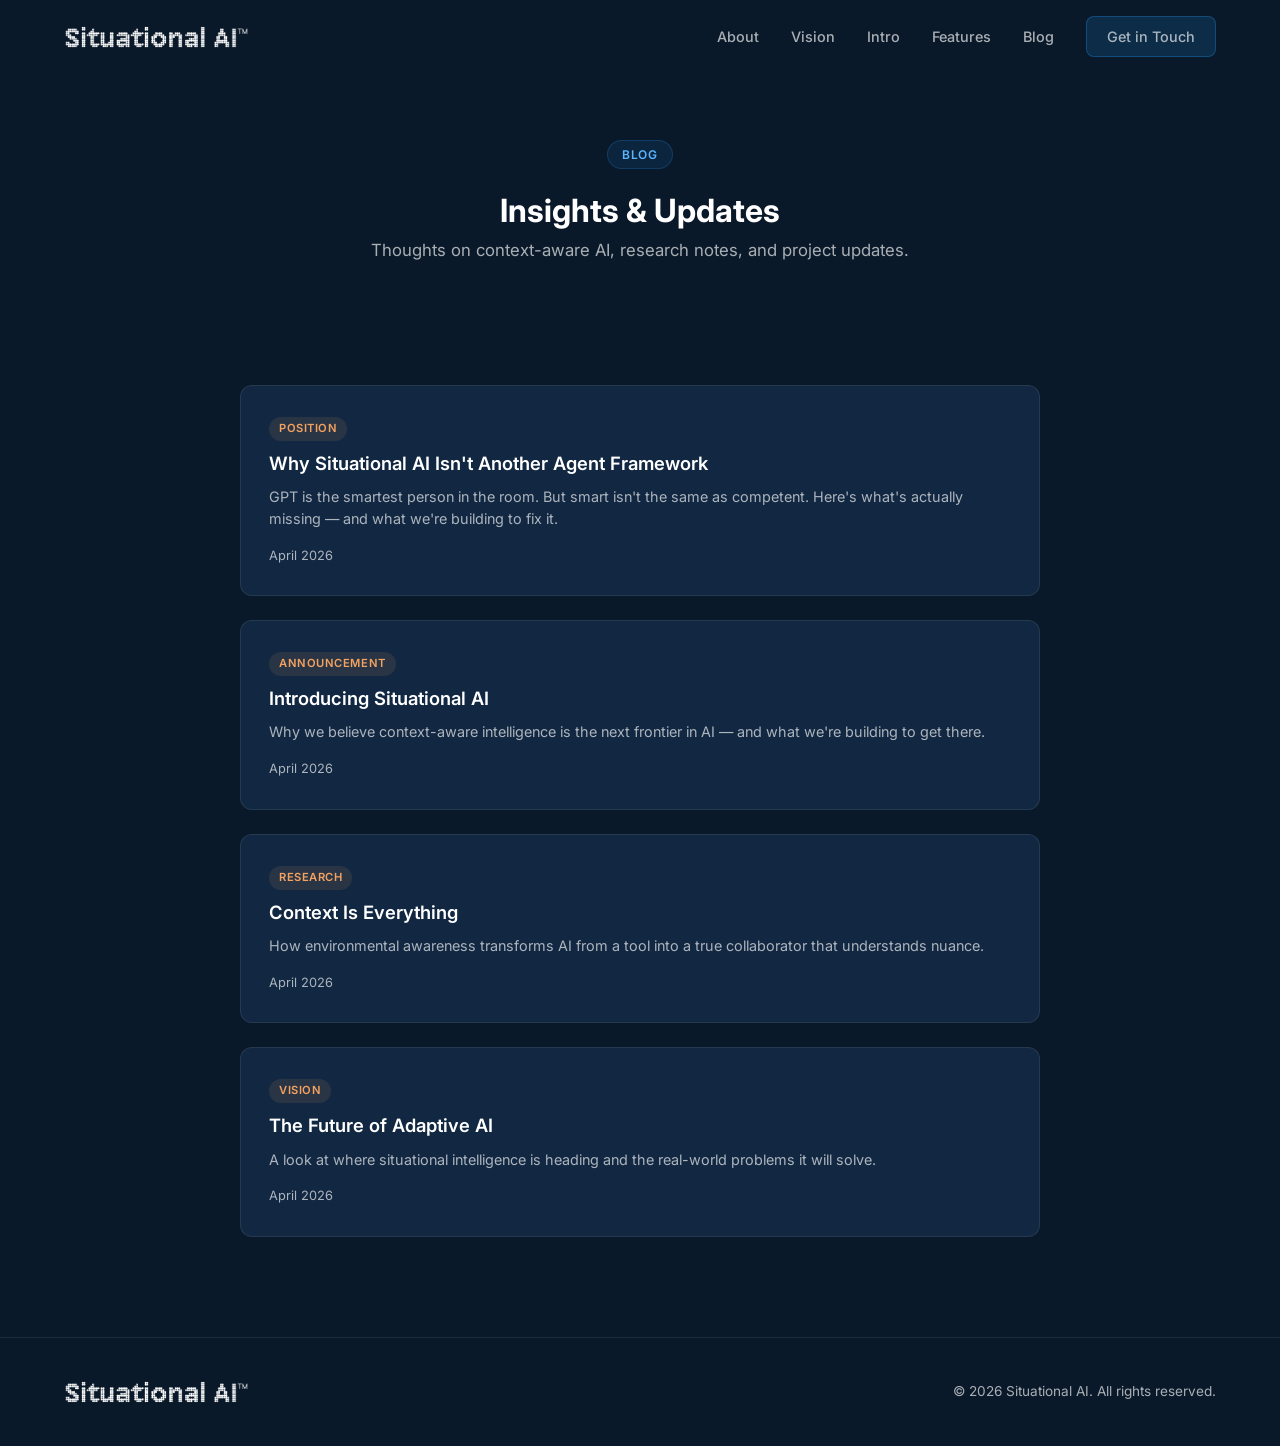
<file: blog/index.html>
<!DOCTYPE html>
<html lang="en">
<head>
  <meta charset="UTF-8">
  <meta name="viewport" content="width=device-width, initial-scale=1.0">
  <title>Blog — Situational AI</title>
  <meta name="description" content="Insights, research, and updates from the Situational AI team.">
  <meta name="robots" content="index, follow">
  <link rel="canonical" href="https://situational-ai.github.io/blog/">
  <link rel="icon" type="image/png" href="../assets/images/situational-ai-logo.png">

  <!-- Open Graph -->
  <meta property="og:type" content="website">
  <meta property="og:url" content="https://situational-ai.github.io/blog/">
  <meta property="og:title" content="Blog — Situational AI">
  <meta property="og:description" content="Insights, research, and updates from the Situational AI team.">
  <meta property="og:image" content="https://situational-ai.github.io/assets/images/og-preview.png">
  <meta property="og:image:width" content="1200">
  <meta property="og:image:height" content="630">
  <meta property="og:site_name" content="Situational AI">

  <!-- Twitter Card -->
  <meta name="twitter:card" content="summary_large_image">
  <meta name="twitter:title" content="Blog — Situational AI">
  <meta name="twitter:description" content="Insights, research, and updates from the Situational AI team.">
  <meta name="twitter:image" content="https://situational-ai.github.io/assets/images/og-preview.png">
  <meta name="twitter:site" content="@prasadpillai">

  <link rel="stylesheet" href="../assets/css/style.css">
  <link rel="preconnect" href="https://fonts.googleapis.com">
  <link rel="preconnect" href="https://fonts.gstatic.com" crossorigin>
  <link href="https://fonts.googleapis.com/css2?family=Inter:wght@300;400;500;600;700;800&display=swap" rel="stylesheet">
</head>
<body>

  <!-- Navigation -->
  <nav class="navbar scrolled" id="navbar">
    <div class="container nav-container">
      <a href="../index.html" class="nav-logo">
        <img src="../assets/images/situational-ai-logo.png" alt="Situational AI" style="height: 28px; border-radius: 4px; "> 
      </a>
      <button class="nav-toggle" id="navToggle" aria-label="Toggle navigation">
        <span></span><span></span><span></span>
      </button>
      <ul class="nav-links" id="navLinks">
        <li><a href="../index.html#about">About</a></li>
        <li><a href="../vision.html">Vision</a></li>
        <li><a href="../index.html#video">Intro</a></li>
        <li><a href="../index.html#features">Features</a></li>
        <li><a href="./" class="active">Blog</a></li>
        <li><a href="../index.html#contact" class="btn btn-nav">Get in Touch</a></li>
      </ul>
    </div>
  </nav>

  <!-- Blog Hero -->
  <header class="blog-hero">
    <div class="container">
      <div class="section-header">
        <span class="section-tag">Blog</span>
        <h1>Insights & Updates</h1>
        <p class="section-subtitle">Thoughts on context-aware AI, research notes, and project updates.</p>
      </div>
    </div>
  </header>

  <!-- Blog List -->
  <section class="section" style="padding-top: 0;">
    <div class="container">
      <div class="blog-list">

        <a href="why-not-another-agent-framework.html" class="blog-list-card">
          <div>
            <div class="blog-card-tag">Position</div>
            <h3>Why Situational AI Isn't Another Agent Framework</h3>
            <p>GPT is the smartest person in the room. But smart isn't the same as competent. Here's what's actually missing — and what we're building to fix it.</p>
            <span class="blog-list-date">April 2026</span>
          </div>
        </a>

        <a href="introducing-situational-ai.html" class="blog-list-card">
          <div>
            <div class="blog-card-tag">Announcement</div>
            <h3>Introducing Situational AI</h3>
            <p>Why we believe context-aware intelligence is the next frontier in AI — and what we're building to get there.</p>
            <span class="blog-list-date">April 2026</span>
          </div>
        </a>

        <a href="context-is-everything.html" class="blog-list-card">
          <div>
            <div class="blog-card-tag">Research</div>
            <h3>Context Is Everything</h3>
            <p>How environmental awareness transforms AI from a tool into a true collaborator that understands nuance.</p>
            <span class="blog-list-date">April 2026</span>
          </div>
        </a>

        <a href="future-of-adaptive-ai.html" class="blog-list-card">
          <div>
            <div class="blog-card-tag">Vision</div>
            <h3>The Future of Adaptive AI</h3>
            <p>A look at where situational intelligence is heading and the real-world problems it will solve.</p>
            <span class="blog-list-date">April 2026</span>
          </div>
        </a>

      </div>
    </div>
  </section>

  <!-- Footer -->
  <footer class="footer">
    <div class="container">
      <div class="footer-content">
        <div class="footer-logo">
          <img src="../assets/images/situational-ai-logo.png" alt="Situational AI" style="height: 28px; border-radius: 4px; "> 
        </div>
        <p class="footer-text">&copy; 2026 Situational AI. All rights reserved.</p>
      </div>
    </div>
  </footer>

  <script src="../assets/js/main.js"></script>
</body>
</html>
</file>
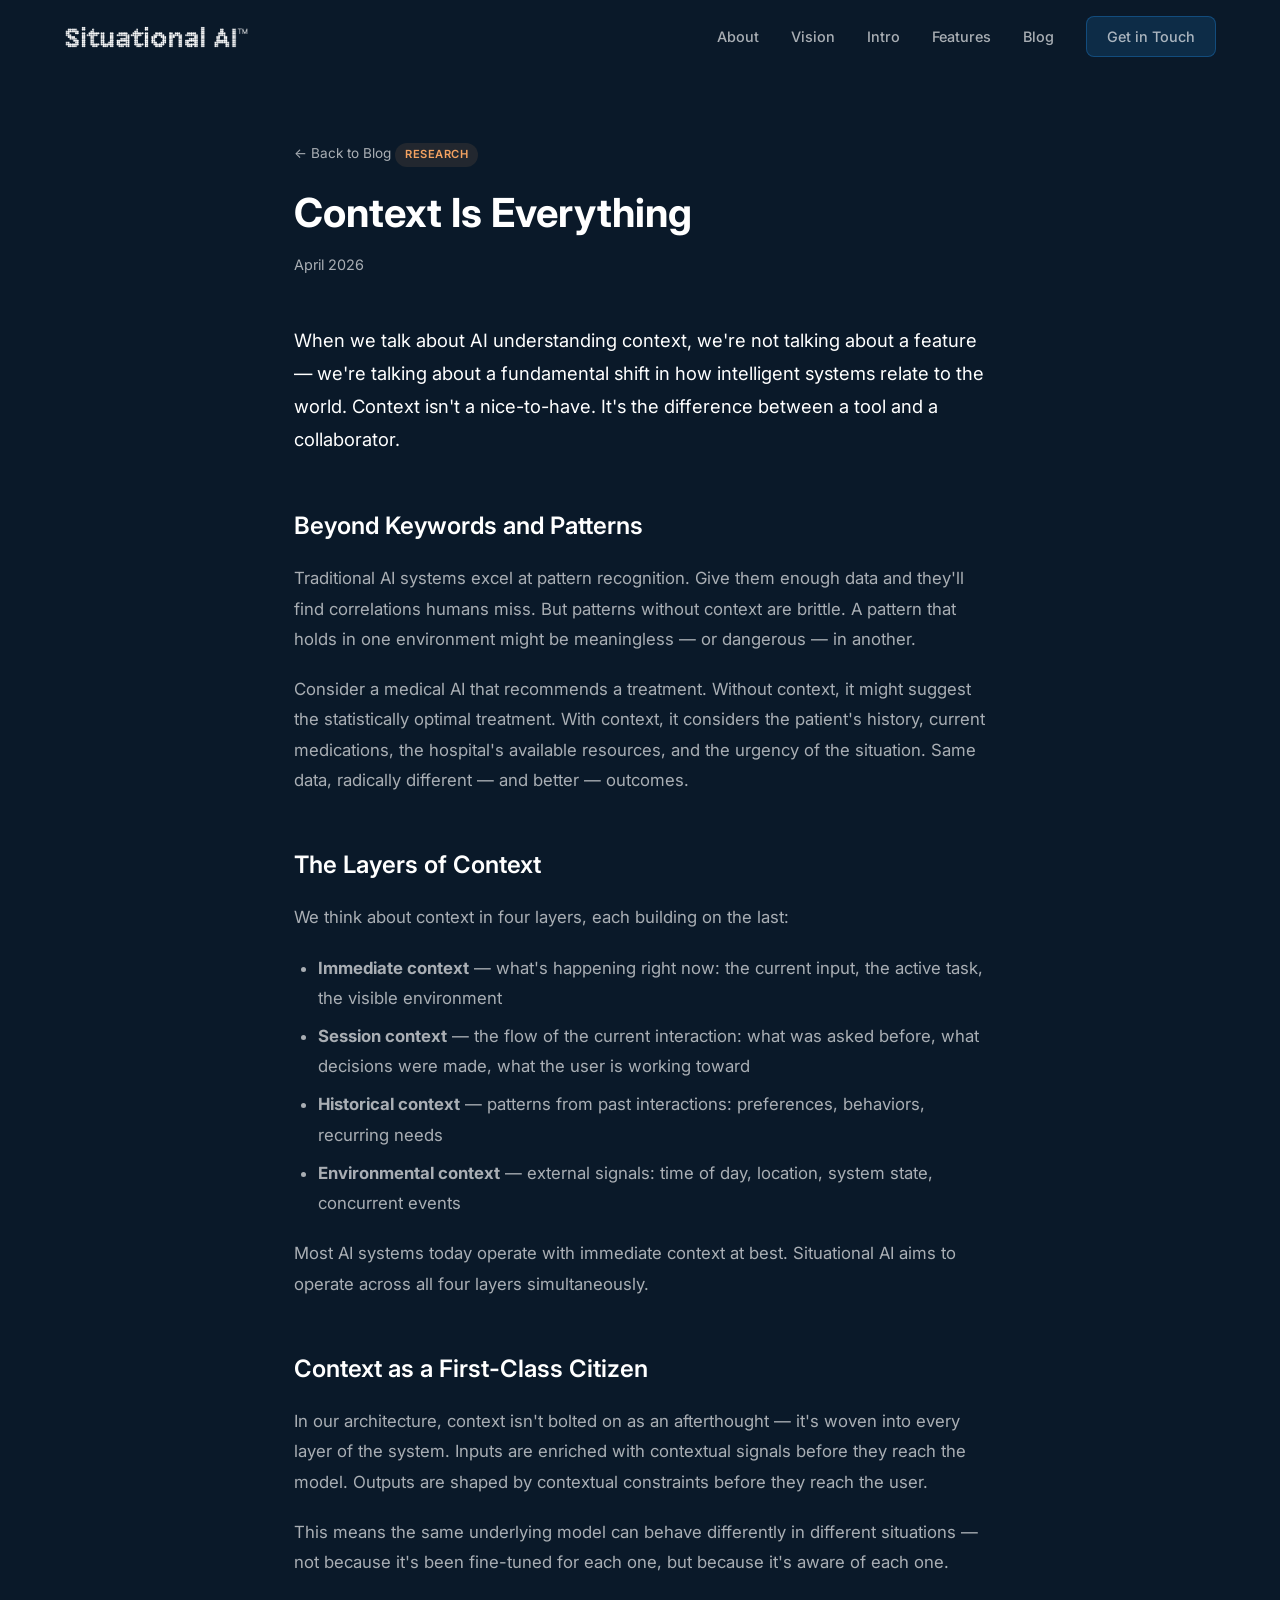
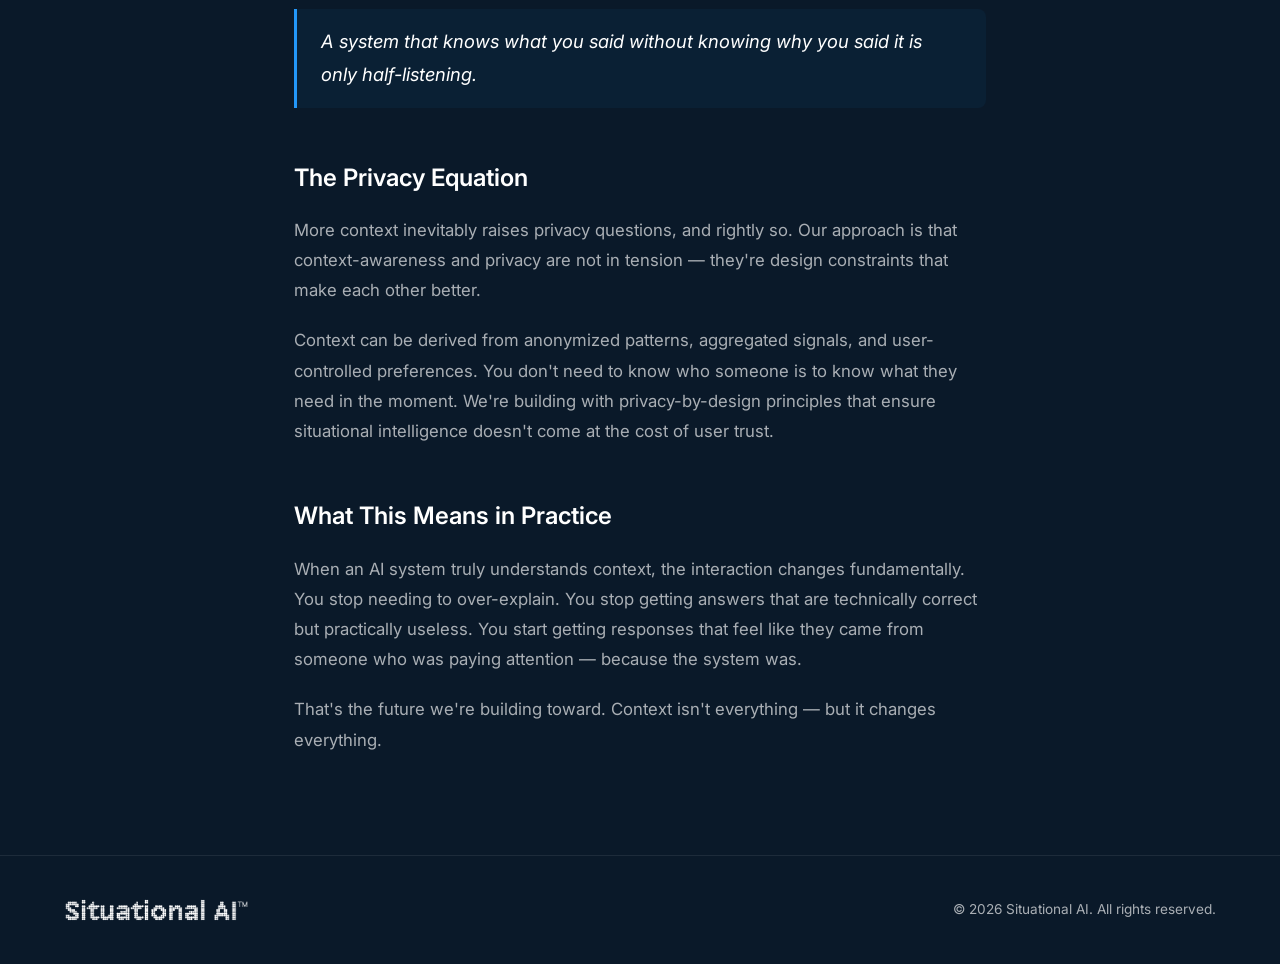
<file: blog/context-is-everything.html>
<!DOCTYPE html>
<html lang="en">
<head>
  <meta charset="UTF-8">
  <meta name="viewport" content="width=device-width, initial-scale=1.0">
  <title>Context Is Everything — Situational AI Blog</title>
  <meta name="description" content="How environmental awareness transforms AI from a tool into a true collaborator.">
  <meta name="robots" content="index, follow">
  <link rel="canonical" href="https://situational-ai.github.io/blog/context-is-everything.html">
  <link rel="icon" type="image/png" href="../assets/images/situational-ai-logo.png">

  <!-- Open Graph -->
  <meta property="og:type" content="article">
  <meta property="og:url" content="https://situational-ai.github.io/blog/context-is-everything.html">
  <meta property="og:title" content="Context Is Everything">
  <meta property="og:description" content="How environmental awareness transforms AI from a tool into a true collaborator.">
  <meta property="og:image" content="https://situational-ai.github.io/assets/images/og-preview.png">
  <meta property="og:image:width" content="1200">
  <meta property="og:image:height" content="630">
  <meta property="og:site_name" content="Situational AI">

  <!-- Twitter Card -->
  <meta name="twitter:card" content="summary_large_image">
  <meta name="twitter:title" content="Context Is Everything">
  <meta name="twitter:description" content="How environmental awareness transforms AI from a tool into a true collaborator.">
  <meta name="twitter:image" content="https://situational-ai.github.io/assets/images/og-preview.png">
  <meta name="twitter:site" content="@prasadpillai">

  <link rel="stylesheet" href="../assets/css/style.css">
  <link rel="preconnect" href="https://fonts.googleapis.com">
  <link rel="preconnect" href="https://fonts.gstatic.com" crossorigin>
  <link href="https://fonts.googleapis.com/css2?family=Inter:wght@300;400;500;600;700;800&display=swap" rel="stylesheet">
</head>
<body>

  <!-- Navigation -->
  <nav class="navbar scrolled" id="navbar">
    <div class="container nav-container">
      <a href="../index.html" class="nav-logo">
        <img src="../assets/images/situational-ai-logo.png" alt="Situational AI" style="height: 28px; border-radius: 4px; "> 
      </a>
      <button class="nav-toggle" id="navToggle" aria-label="Toggle navigation">
        <span></span><span></span><span></span>
      </button>
      <ul class="nav-links" id="navLinks">
        <li><a href="../index.html#about">About</a></li>
        <li><a href="../vision.html">Vision</a></li>
        <li><a href="../index.html#video">Intro</a></li>
        <li><a href="../index.html#features">Features</a></li>
        <li><a href="./">Blog</a></li>
        <li><a href="../index.html#contact" class="btn btn-nav">Get in Touch</a></li>
      </ul>
    </div>
  </nav>

  <!-- Blog Post -->
  <article class="blog-post">
    <div class="blog-post-header">
      <a href="./" class="blog-post-back">&larr; Back to Blog</a>
      <div class="blog-card-tag">Research</div>
      <h1>Context Is Everything</h1>
      <p class="blog-post-meta">April 2026</p>
    </div>

    <div class="blog-post-content">
      <p>
        When we talk about AI understanding context, we're not talking about a feature — we're talking about a fundamental shift in how intelligent systems relate to the world. Context isn't a nice-to-have. It's the difference between a tool and a collaborator.
      </p>

      <h2>Beyond Keywords and Patterns</h2>
      <p>
        Traditional AI systems excel at pattern recognition. Give them enough data and they'll find correlations humans miss. But patterns without context are brittle. A pattern that holds in one environment might be meaningless — or dangerous — in another.
      </p>
      <p>
        Consider a medical AI that recommends a treatment. Without context, it might suggest the statistically optimal treatment. With context, it considers the patient's history, current medications, the hospital's available resources, and the urgency of the situation. Same data, radically different — and better — outcomes.
      </p>

      <h2>The Layers of Context</h2>
      <p>
        We think about context in four layers, each building on the last:
      </p>
      <ul>
        <li><strong>Immediate context</strong> — what's happening right now: the current input, the active task, the visible environment</li>
        <li><strong>Session context</strong> — the flow of the current interaction: what was asked before, what decisions were made, what the user is working toward</li>
        <li><strong>Historical context</strong> — patterns from past interactions: preferences, behaviors, recurring needs</li>
        <li><strong>Environmental context</strong> — external signals: time of day, location, system state, concurrent events</li>
      </ul>
      <p>
        Most AI systems today operate with immediate context at best. Situational AI aims to operate across all four layers simultaneously.
      </p>

      <h2>Context as a First-Class Citizen</h2>
      <p>
        In our architecture, context isn't bolted on as an afterthought — it's woven into every layer of the system. Inputs are enriched with contextual signals before they reach the model. Outputs are shaped by contextual constraints before they reach the user.
      </p>
      <p>
        This means the same underlying model can behave differently in different situations — not because it's been fine-tuned for each one, but because it's aware of each one.
      </p>

      <blockquote>
        <p>A system that knows what you said without knowing why you said it is only half-listening.</p>
      </blockquote>

      <h2>The Privacy Equation</h2>
      <p>
        More context inevitably raises privacy questions, and rightly so. Our approach is that context-awareness and privacy are not in tension — they're design constraints that make each other better.
      </p>
      <p>
        Context can be derived from anonymized patterns, aggregated signals, and user-controlled preferences. You don't need to know who someone is to know what they need in the moment. We're building with privacy-by-design principles that ensure situational intelligence doesn't come at the cost of user trust.
      </p>

      <h2>What This Means in Practice</h2>
      <p>
        When an AI system truly understands context, the interaction changes fundamentally. You stop needing to over-explain. You stop getting answers that are technically correct but practically useless. You start getting responses that feel like they came from someone who was paying attention — because the system was.
      </p>
      <p>
        That's the future we're building toward. Context isn't everything — but it changes everything.
      </p>
    </div>
  </article>

  <!-- Footer -->
  <footer class="footer">
    <div class="container">
      <div class="footer-content">
        <div class="footer-logo">
          <img src="../assets/images/situational-ai-logo.png" alt="Situational AI" style="height: 28px; border-radius: 4px; "> 
        </div>
        <p class="footer-text">&copy; 2026 Situational AI. All rights reserved.</p>
      </div>
    </div>
  </footer>

  <script src="../assets/js/main.js"></script>
</body>
</html>
</file>
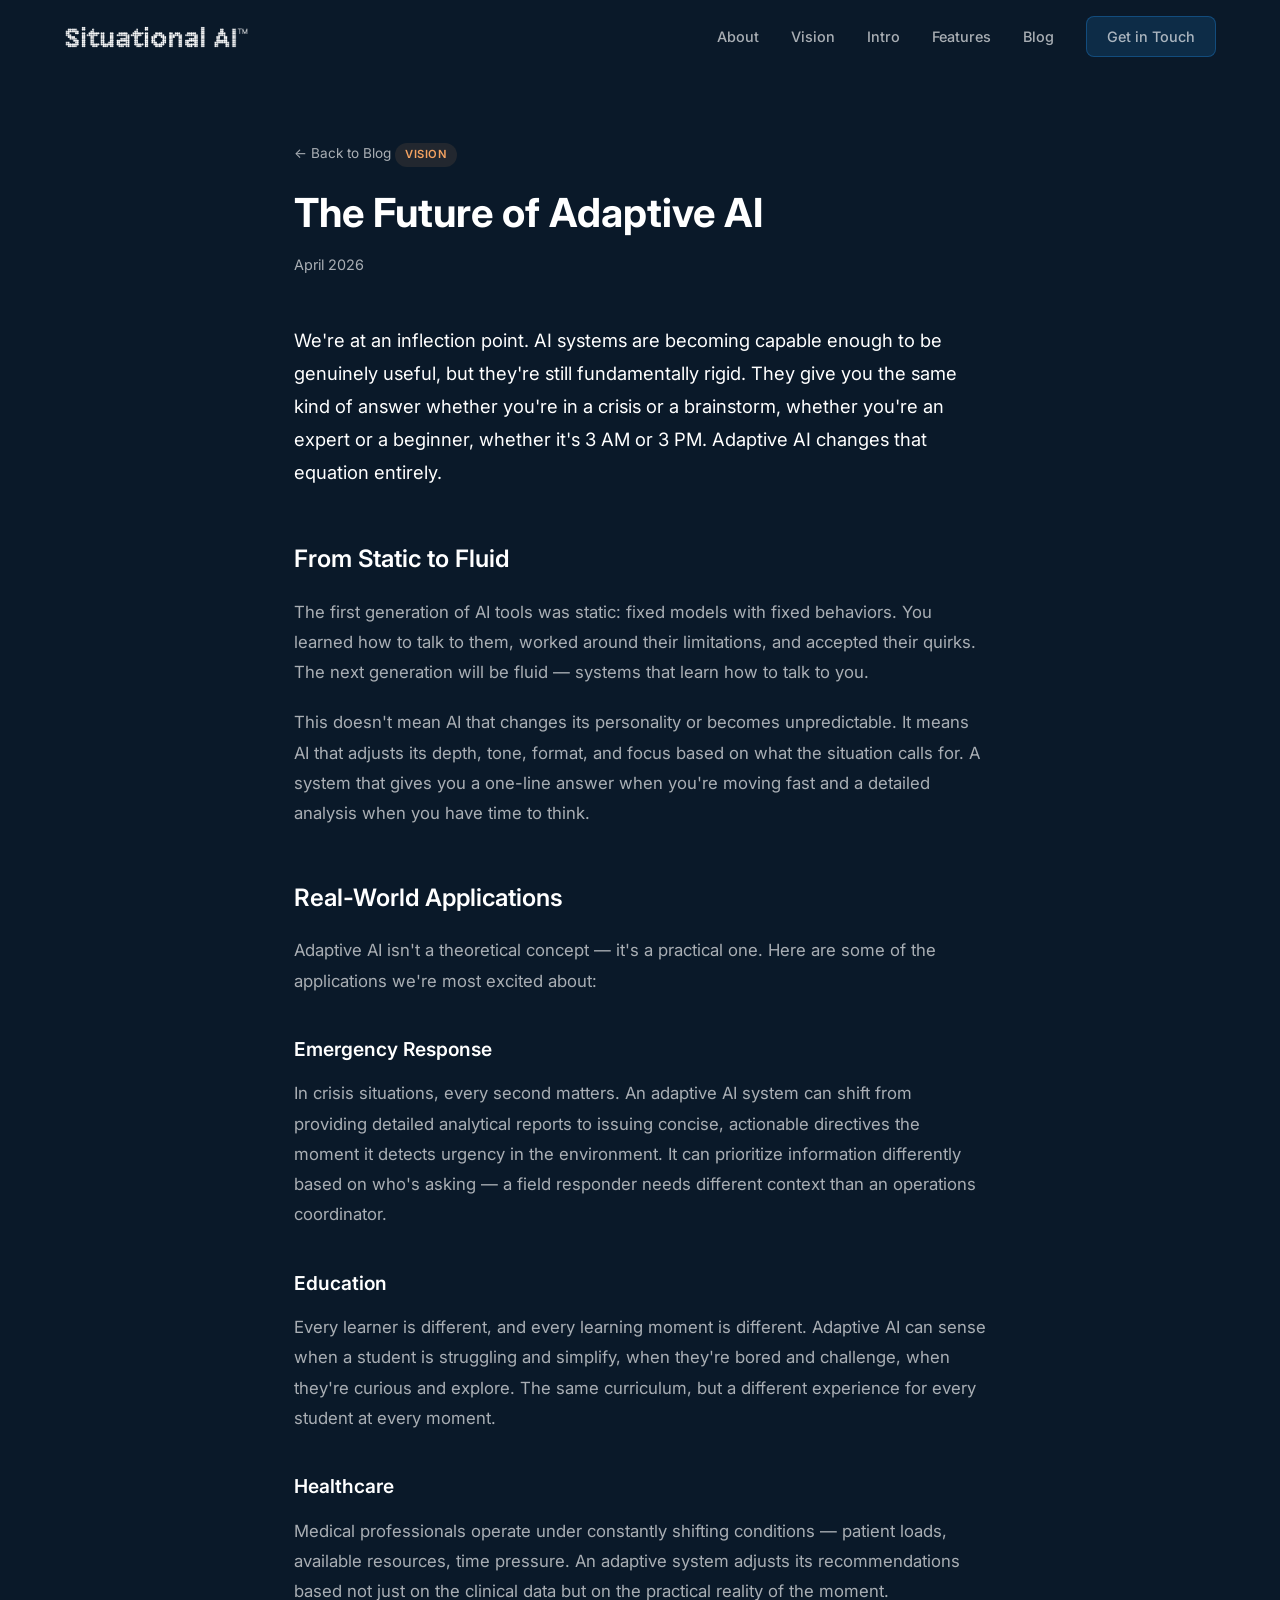
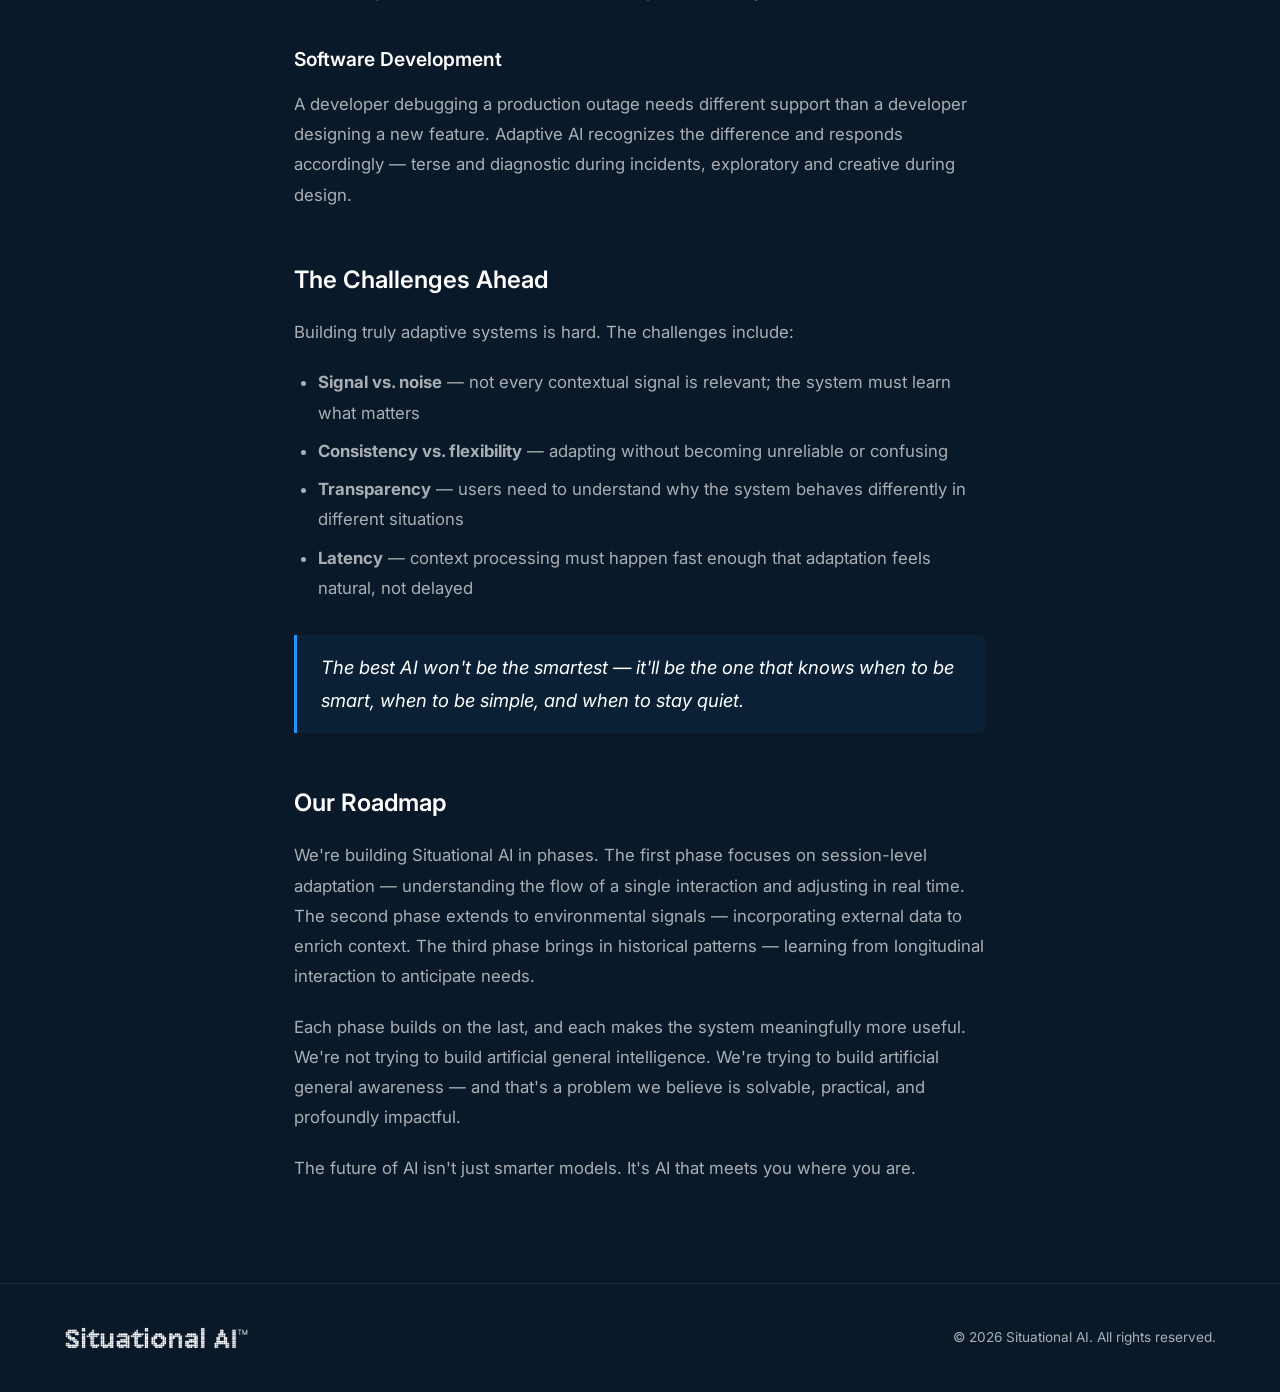
<file: blog/future-of-adaptive-ai.html>
<!DOCTYPE html>
<html lang="en">
<head>
  <meta charset="UTF-8">
  <meta name="viewport" content="width=device-width, initial-scale=1.0">
  <title>The Future of Adaptive AI — Situational AI Blog</title>
  <meta name="description" content="Where situational intelligence is heading and the problems it will solve.">
  <meta name="robots" content="index, follow">
  <link rel="canonical" href="https://situational-ai.github.io/blog/future-of-adaptive-ai.html">
  <link rel="icon" type="image/png" href="../assets/images/situational-ai-logo.png">

  <!-- Open Graph -->
  <meta property="og:type" content="article">
  <meta property="og:url" content="https://situational-ai.github.io/blog/future-of-adaptive-ai.html">
  <meta property="og:title" content="The Future of Adaptive AI">
  <meta property="og:description" content="Where situational intelligence is heading and the problems it will solve.">
  <meta property="og:image" content="https://situational-ai.github.io/assets/images/og-preview.png">
  <meta property="og:image:width" content="1200">
  <meta property="og:image:height" content="630">
  <meta property="og:site_name" content="Situational AI">

  <!-- Twitter Card -->
  <meta name="twitter:card" content="summary_large_image">
  <meta name="twitter:title" content="The Future of Adaptive AI">
  <meta name="twitter:description" content="Where situational intelligence is heading and the problems it will solve.">
  <meta name="twitter:image" content="https://situational-ai.github.io/assets/images/og-preview.png">
  <meta name="twitter:site" content="@prasadpillai">

  <link rel="stylesheet" href="../assets/css/style.css">
  <link rel="preconnect" href="https://fonts.googleapis.com">
  <link rel="preconnect" href="https://fonts.gstatic.com" crossorigin>
  <link href="https://fonts.googleapis.com/css2?family=Inter:wght@300;400;500;600;700;800&display=swap" rel="stylesheet">
</head>
<body>

  <!-- Navigation -->
  <nav class="navbar scrolled" id="navbar">
    <div class="container nav-container">
      <a href="../index.html" class="nav-logo">
        <img src="../assets/images/situational-ai-logo.png" alt="Situational AI" style="height: 28px; border-radius: 4px; "> 
      </a>
      <button class="nav-toggle" id="navToggle" aria-label="Toggle navigation">
        <span></span><span></span><span></span>
      </button>
      <ul class="nav-links" id="navLinks">
        <li><a href="../index.html#about">About</a></li>
        <li><a href="../vision.html">Vision</a></li>
        <li><a href="../index.html#video">Intro</a></li>
        <li><a href="../index.html#features">Features</a></li>
        <li><a href="./">Blog</a></li>
        <li><a href="../index.html#contact" class="btn btn-nav">Get in Touch</a></li>
      </ul>
    </div>
  </nav>

  <!-- Blog Post -->
  <article class="blog-post">
    <div class="blog-post-header">
      <a href="./" class="blog-post-back">&larr; Back to Blog</a>
      <div class="blog-card-tag">Vision</div>
      <h1>The Future of Adaptive AI</h1>
      <p class="blog-post-meta">April 2026</p>
    </div>

    <div class="blog-post-content">
      <p>
        We're at an inflection point. AI systems are becoming capable enough to be genuinely useful, but they're still fundamentally rigid. They give you the same kind of answer whether you're in a crisis or a brainstorm, whether you're an expert or a beginner, whether it's 3 AM or 3 PM. Adaptive AI changes that equation entirely.
      </p>

      <h2>From Static to Fluid</h2>
      <p>
        The first generation of AI tools was static: fixed models with fixed behaviors. You learned how to talk to them, worked around their limitations, and accepted their quirks. The next generation will be fluid — systems that learn how to talk to you.
      </p>
      <p>
        This doesn't mean AI that changes its personality or becomes unpredictable. It means AI that adjusts its depth, tone, format, and focus based on what the situation calls for. A system that gives you a one-line answer when you're moving fast and a detailed analysis when you have time to think.
      </p>

      <h2>Real-World Applications</h2>
      <p>
        Adaptive AI isn't a theoretical concept — it's a practical one. Here are some of the applications we're most excited about:
      </p>

      <h3>Emergency Response</h3>
      <p>
        In crisis situations, every second matters. An adaptive AI system can shift from providing detailed analytical reports to issuing concise, actionable directives the moment it detects urgency in the environment. It can prioritize information differently based on who's asking — a field responder needs different context than an operations coordinator.
      </p>

      <h3>Education</h3>
      <p>
        Every learner is different, and every learning moment is different. Adaptive AI can sense when a student is struggling and simplify, when they're bored and challenge, when they're curious and explore. The same curriculum, but a different experience for every student at every moment.
      </p>

      <h3>Healthcare</h3>
      <p>
        Medical professionals operate under constantly shifting conditions — patient loads, available resources, time pressure. An adaptive system adjusts its recommendations based not just on the clinical data but on the practical reality of the moment.
      </p>

      <h3>Software Development</h3>
      <p>
        A developer debugging a production outage needs different support than a developer designing a new feature. Adaptive AI recognizes the difference and responds accordingly — terse and diagnostic during incidents, exploratory and creative during design.
      </p>

      <h2>The Challenges Ahead</h2>
      <p>
        Building truly adaptive systems is hard. The challenges include:
      </p>
      <ul>
        <li><strong>Signal vs. noise</strong> — not every contextual signal is relevant; the system must learn what matters</li>
        <li><strong>Consistency vs. flexibility</strong> — adapting without becoming unreliable or confusing</li>
        <li><strong>Transparency</strong> — users need to understand why the system behaves differently in different situations</li>
        <li><strong>Latency</strong> — context processing must happen fast enough that adaptation feels natural, not delayed</li>
      </ul>

      <blockquote>
        <p>The best AI won't be the smartest — it'll be the one that knows when to be smart, when to be simple, and when to stay quiet.</p>
      </blockquote>

      <h2>Our Roadmap</h2>
      <p>
        We're building Situational AI in phases. The first phase focuses on session-level adaptation — understanding the flow of a single interaction and adjusting in real time. The second phase extends to environmental signals — incorporating external data to enrich context. The third phase brings in historical patterns — learning from longitudinal interaction to anticipate needs.
      </p>
      <p>
        Each phase builds on the last, and each makes the system meaningfully more useful. We're not trying to build artificial general intelligence. We're trying to build artificial general awareness — and that's a problem we believe is solvable, practical, and profoundly impactful.
      </p>
      <p>
        The future of AI isn't just smarter models. It's AI that meets you where you are.
      </p>
    </div>
  </article>

  <!-- Footer -->
  <footer class="footer">
    <div class="container">
      <div class="footer-content">
        <div class="footer-logo">
          <img src="../assets/images/situational-ai-logo.png" alt="Situational AI" style="height: 28px; border-radius: 4px; "> 
        </div>
        <p class="footer-text">&copy; 2026 Situational AI. All rights reserved.</p>
      </div>
    </div>
  </footer>

  <script src="../assets/js/main.js"></script>
</body>
</html>
</file>
<file: assets/css/style.css>
/* ============================================
   Situational AI — GitHub Pages Stylesheet
   ============================================ */

:root {
  --color-bg: #0a1929;
  --color-bg-alt: #0d1f33;
  --color-surface: #122842;
  --color-surface-hover: #173354;
  --color-border: rgba(255, 255, 255, 0.08);
  --color-text: #ffffff;
  --color-text-muted: rgba(255, 255, 255, 0.65);
  --color-primary: #2397f8;
  --color-primary-light: #5bb5ff;
  --color-accent: #f4a261;
  --color-accent-light: #f7b885;
  --color-gradient-start: #2397f8;
  --color-gradient-end: #f4a261;
  --font-family: 'Inter', -apple-system, BlinkMacSystemFont, 'Segoe UI', sans-serif;
  --radius: 12px;
  --radius-sm: 8px;
  --radius-lg: 20px;
  --transition: 0.3s cubic-bezier(0.4, 0, 0.2, 1);
  --max-width: 1200px;
}

/* Reset */
*, *::before, *::after {
  box-sizing: border-box;
  margin: 0;
  padding: 0;
}

html {
  scroll-behavior: smooth;
  -webkit-font-smoothing: antialiased;
}

body {
  font-family: var(--font-family);
  background: var(--color-bg);
  color: var(--color-text);
  line-height: 1.6;
  overflow-x: hidden;
}

a {
  color: inherit;
  text-decoration: none;
}

img {
  max-width: 100%;
  display: block;
}

/* Container */
.container {
  max-width: var(--max-width);
  margin: 0 auto;
  padding: 0 24px;
}

/* ============================================
   Navigation
   ============================================ */
.navbar {
  position: fixed;
  top: 0;
  left: 0;
  right: 0;
  z-index: 1000;
  padding: 16px 0;
  transition: var(--transition);
  background: transparent;
}

.navbar.scrolled {
  background: rgba(10, 10, 15, 0.92);
  backdrop-filter: blur(20px);
  border-bottom: 1px solid var(--color-border);
  padding: 12px 0;
}

.nav-container {
  display: flex;
  align-items: center;
  justify-content: space-between;
}

.nav-logo {
  font-size: 1.25rem;
  font-weight: 700;
  display: flex;
  align-items: center;
  gap: 8px;
}

.logo-icon {
  color: var(--color-primary);
  font-size: 1.4rem;
}

.nav-links {
  display: flex;
  align-items: center;
  gap: 32px;
  list-style: none;
}

.nav-links a {
  font-size: 0.9rem;
  font-weight: 500;
  color: var(--color-text-muted);
  transition: var(--transition);
}

.nav-links a:hover {
  color: var(--color-text);
}

.nav-toggle {
  display: none;
  flex-direction: column;
  gap: 5px;
  background: none;
  border: none;
  cursor: pointer;
  padding: 4px;
}

.nav-toggle span {
  width: 24px;
  height: 2px;
  background: var(--color-text);
  transition: var(--transition);
}

/* ============================================
   Buttons
   ============================================ */
.btn {
  display: inline-flex;
  align-items: center;
  justify-content: center;
  padding: 12px 28px;
  border-radius: var(--radius-sm);
  font-size: 0.9rem;
  font-weight: 600;
  font-family: var(--font-family);
  cursor: pointer;
  transition: var(--transition);
  border: none;
  text-decoration: none;
}

.btn-primary {
  background: var(--color-accent);
  color: #1a1a1a;
  box-shadow: 0 4px 24px rgba(244, 162, 97, 0.35);
  font-weight: 700;
}

.btn-primary:hover {
  background: var(--color-accent-light);
  box-shadow: 0 8px 36px rgba(244, 162, 97, 0.5);
  transform: translateY(-2px);
}

.btn-outline {
  background: transparent;
  color: var(--color-text);
  border: 1px solid var(--color-border);
}

.btn-outline:hover {
  border-color: var(--color-primary);
  color: var(--color-primary-light);
  background: rgba(35, 151, 248, 0.08);
}

.btn-nav {
  padding: 8px 20px;
  background: rgba(35, 151, 248, 0.15);
  color: var(--color-primary-light);
  border: 1px solid rgba(35, 151, 248, 0.3);
  border-radius: var(--radius-sm);
}

.btn-nav:hover {
  background: rgba(35, 151, 248, 0.25);
  color: #fff !important;
}

.btn-sm {
  padding: 10px 20px;
  font-size: 0.85rem;
}

/* ============================================
   Hero
   ============================================ */
.hero {
  position: relative;
  min-height: 100vh;
  display: flex;
  align-items: center;
  justify-content: center;
  text-align: center;
  padding: 120px 0 80px;
  overflow: hidden;
}

.hero-bg {
  position: absolute;
  inset: 0;
  background:
    radial-gradient(ellipse 100% 80% at 50% 40%, rgba(35, 151, 248, 0.35) 0%, rgba(35, 151, 248, 0.1) 30%, transparent 70%),
    radial-gradient(ellipse 60% 50% at 50% 100%, rgba(244, 162, 97, 0.08) 0%, transparent 60%);
  pointer-events: none;
}

.hero-content {
  position: relative;
  z-index: 1;
}

.hero-badge {
  display: inline-block;
  padding: 6px 16px;
  border-radius: 100px;
  font-size: 0.8rem;
  font-weight: 600;
  letter-spacing: 0.05em;
  text-transform: uppercase;
  color: var(--color-accent);
  background: rgba(244, 162, 97, 0.1);
  border: 1px solid rgba(244, 162, 97, 0.2);
  margin-bottom: 24px;
}

.hero h1 {
  font-size: clamp(2.5rem, 6vw, 4.5rem);
  font-weight: 800;
  line-height: 1.1;
  margin-bottom: 24px;
  letter-spacing: -0.02em;
}

.gradient-text {
  background: linear-gradient(135deg, var(--color-primary-light), var(--color-accent));
  -webkit-background-clip: text;
  -webkit-text-fill-color: transparent;
  background-clip: text;
}

.hero-subtitle {
  font-size: 1.2rem;
  color: var(--color-text-muted);
  max-width: 600px;
  margin: 0 auto 40px;
  line-height: 1.7;
}

.hero-actions {
  display: flex;
  gap: 16px;
  justify-content: center;
  flex-wrap: wrap;
  margin-bottom: 60px;
}

.hero-stats {
  display: flex;
  align-items: center;
  justify-content: center;
  gap: 40px;
}

.stat {
  text-align: center;
}

.stat-number {
  display: block;
  font-size: 1.1rem;
  font-weight: 700;
  color: var(--color-text);
}

.stat-label {
  display: block;
  font-size: 0.8rem;
  color: var(--color-text-muted);
  margin-top: 4px;
}

.stat-divider {
  width: 1px;
  height: 40px;
  background: var(--color-border);
}

/* ============================================
   Sections
   ============================================ */
.section {
  padding: 100px 0;
}

.section-dark {
  background: var(--color-bg-alt);
}

.section-header {
  text-align: center;
  margin-bottom: 60px;
}

.section-tag {
  display: inline-block;
  padding: 4px 14px;
  border-radius: 100px;
  font-size: 0.75rem;
  font-weight: 600;
  letter-spacing: 0.08em;
  text-transform: uppercase;
  color: var(--color-primary-light);
  background: rgba(35, 151, 248, 0.1);
  border: 1px solid rgba(35, 151, 248, 0.2);
  margin-bottom: 16px;
}

.section-header h2 {
  font-size: clamp(1.8rem, 4vw, 2.8rem);
  font-weight: 700;
  margin-bottom: 16px;
  letter-spacing: -0.01em;
}

.section-subtitle {
  font-size: 1.05rem;
  color: var(--color-text-muted);
  max-width: 650px;
  margin: 0 auto;
  line-height: 1.7;
}

.section-cta {
  text-align: center;
  margin-top: 48px;
}

/* ============================================
   About Grid
   ============================================ */
.about-grid {
  display: grid;
  grid-template-columns: repeat(auto-fit, minmax(300px, 1fr));
  gap: 24px;
}

.about-card {
  background: var(--color-surface);
  border: 1px solid var(--color-border);
  border-radius: var(--radius);
  padding: 36px 32px;
  transition: var(--transition);
  box-shadow: 0 4px 24px rgba(0, 0, 0, 0.2);
}

.about-card:hover {
  border-color: var(--color-primary);
  transform: translateY(-6px);
  box-shadow: 0 16px 48px rgba(35, 151, 248, 0.2);
}

.about-icon {
  font-size: 2rem;
  margin-bottom: 16px;
}

.about-card h3 {
  font-size: 1.15rem;
  font-weight: 600;
  margin-bottom: 12px;
}

.about-card p {
  color: var(--color-text-muted);
  font-size: 0.95rem;
  line-height: 1.6;
}

/* ============================================
   Video Section
   ============================================ */
.video-wrapper {
  max-width: 900px;
  margin: 0 auto;
}

.video-container {
  position: relative;
  width: 100%;
  padding-bottom: 56.25%;
  background: var(--color-surface);
  border-radius: var(--radius-lg);
  overflow: hidden;
  border: 1px solid var(--color-border);
}

.video-placeholder {
  position: absolute;
  inset: 0;
  display: flex;
  flex-direction: column;
  align-items: center;
  justify-content: center;
  cursor: pointer;
  background: linear-gradient(135deg, rgba(35, 151, 248, 0.05), rgba(244, 162, 97, 0.05));
}

.play-button {
  transition: var(--transition);
  opacity: 0.9;
}

.video-placeholder:hover .play-button {
  opacity: 1;
  transform: scale(1.1);
}

.video-placeholder-text {
  margin-top: 16px;
  font-size: 0.95rem;
  color: var(--color-text-muted);
}

.video-note {
  margin-top: 8px;
  font-size: 0.8rem;
  color: var(--color-text-muted);
  opacity: 0.6;
}

.video-frame {
  position: absolute;
  inset: 0;
  width: 100%;
  height: 100%;
}

.video-frame.hidden {
  display: none;
}

.video-url-input {
  display: flex;
  gap: 12px;
  margin-top: 20px;
}

.video-url-input input {
  flex: 1;
  padding: 12px 16px;
  border-radius: var(--radius-sm);
  border: 1px solid var(--color-border);
  background: var(--color-surface);
  color: var(--color-text);
  font-family: var(--font-family);
  font-size: 0.9rem;
  outline: none;
  transition: var(--transition);
}

.video-url-input input:focus {
  border-color: var(--color-primary);
  box-shadow: 0 0 0 3px rgba(35, 151, 248, 0.15);
}

.video-url-input input::placeholder {
  color: var(--color-text-muted);
}

/* ============================================
   Features Grid
   ============================================ */
.features-grid {
  display: grid;
  grid-template-columns: repeat(auto-fit, minmax(320px, 1fr));
  gap: 24px;
}

.feature-card {
  padding: 36px 32px;
  background: var(--color-surface);
  border: 1px solid var(--color-border);
  border-radius: var(--radius);
  transition: var(--transition);
  box-shadow: 0 4px 24px rgba(0, 0, 0, 0.2);
}

.feature-card:hover {
  border-color: var(--color-accent);
  transform: translateY(-6px);
  box-shadow: 0 16px 48px rgba(244, 162, 97, 0.15);
}

.feature-number {
  font-size: 2.5rem;
  font-weight: 800;
  background: linear-gradient(135deg, var(--color-primary), var(--color-accent));
  -webkit-background-clip: text;
  -webkit-text-fill-color: transparent;
  background-clip: text;
  margin-bottom: 16px;
  line-height: 1;
}

.feature-card h3 {
  font-size: 1.15rem;
  font-weight: 600;
  margin-bottom: 12px;
}

.feature-card p {
  color: var(--color-text-muted);
  font-size: 0.95rem;
  line-height: 1.6;
}

/* ============================================
   Blog Grid
   ============================================ */
.blog-grid {
  display: grid;
  grid-template-columns: repeat(auto-fit, minmax(300px, 1fr));
  gap: 24px;
}

.blog-card {
  display: block;
  padding: 32px 28px;
  background: var(--color-surface);
  border: 1px solid var(--color-border);
  border-radius: var(--radius);
  transition: var(--transition);
  box-shadow: 0 4px 24px rgba(0, 0, 0, 0.2);
}

.blog-card:hover {
  border-color: var(--color-primary);
  transform: translateY(-6px);
  box-shadow: 0 16px 48px rgba(35, 151, 248, 0.2);
}

.blog-card-tag {
  display: inline-block;
  padding: 3px 10px;
  border-radius: 100px;
  font-size: 0.7rem;
  font-weight: 600;
  letter-spacing: 0.05em;
  text-transform: uppercase;
  color: var(--color-accent);
  background: rgba(244, 162, 97, 0.1);
  margin-bottom: 16px;
}

.blog-card h3 {
  font-size: 1.2rem;
  font-weight: 600;
  margin-bottom: 12px;
  line-height: 1.3;
}

.blog-card p {
  color: var(--color-text-muted);
  font-size: 0.9rem;
  line-height: 1.6;
  margin-bottom: 16px;
}

.blog-card-date {
  font-size: 0.85rem;
  color: var(--color-primary-light);
  font-weight: 500;
}

/* ============================================
   Contact
   ============================================ */
.contact-wrapper {
  text-align: center;
}

.contact-links {
  display: flex;
  justify-content: center;
  gap: 24px;
  flex-wrap: wrap;
}

.contact-link {
  display: inline-flex;
  align-items: center;
  gap: 10px;
  padding: 14px 28px;
  background: var(--color-surface);
  border: 1px solid var(--color-border);
  border-radius: var(--radius-sm);
  font-size: 0.95rem;
  font-weight: 500;
  transition: var(--transition);
}

.contact-link:hover {
  border-color: var(--color-primary);
  background: rgba(35, 151, 248, 0.08);
  transform: translateY(-2px);
}

/* ============================================
   Footer
   ============================================ */
.footer {
  padding: 40px 0;
  border-top: 1px solid var(--color-border);
}

.footer-content {
  display: flex;
  align-items: center;
  justify-content: space-between;
}

.footer-logo {
  font-size: 1.1rem;
  font-weight: 700;
  display: flex;
  align-items: center;
  gap: 8px;
}

.footer-text {
  font-size: 0.85rem;
  color: var(--color-text-muted);
}

/* ============================================
   Blog Page Styles
   ============================================ */
.blog-hero {
  padding: 140px 0 60px;
  text-align: center;
}

.blog-list {
  display: grid;
  gap: 24px;
  max-width: 800px;
  margin: 0 auto;
}

.blog-list-card {
  display: flex;
  gap: 24px;
  padding: 28px;
  background: var(--color-surface);
  border: 1px solid var(--color-border);
  border-radius: var(--radius);
  transition: var(--transition);
}

.blog-list-card:hover {
  border-color: var(--color-primary);
  transform: translateY(-2px);
}

.blog-list-card .blog-card-tag {
  margin-bottom: 8px;
}

.blog-list-card h3 {
  font-size: 1.15rem;
  font-weight: 600;
  margin-bottom: 8px;
}

.blog-list-card p {
  color: var(--color-text-muted);
  font-size: 0.9rem;
  line-height: 1.5;
  margin-bottom: 12px;
}

.blog-list-date {
  font-size: 0.8rem;
  color: var(--color-text-muted);
}

/* Blog Post */
.blog-post {
  max-width: 740px;
  margin: 0 auto;
  padding: 140px 24px 80px;
}

.blog-post-header {
  margin-bottom: 48px;
}

.blog-post-back {
  display: inline-flex;
  align-items: center;
  gap: 6px;
  font-size: 0.85rem;
  color: var(--color-text-muted);
  margin-bottom: 24px;
  transition: var(--transition);
}

.blog-post-back:hover {
  color: var(--color-primary-light);
}

.blog-post-header h1 {
  font-size: clamp(1.8rem, 4vw, 2.5rem);
  font-weight: 700;
  line-height: 1.2;
  margin-bottom: 16px;
}

.blog-post-meta {
  font-size: 0.9rem;
  color: var(--color-text-muted);
}

.blog-post-content {
  font-size: 1.05rem;
  line-height: 1.8;
  color: var(--color-text);
}

.blog-post-content h2 {
  font-size: 1.5rem;
  font-weight: 600;
  margin: 48px 0 16px;
}

.blog-post-content h3 {
  font-size: 1.2rem;
  font-weight: 600;
  margin: 36px 0 12px;
}

.blog-post-content p {
  margin-bottom: 20px;
  color: var(--color-text-muted);
}

.blog-post-content p:first-child {
  color: var(--color-text);
  font-size: 1.15rem;
}

.blog-post-content blockquote {
  border-left: 3px solid var(--color-primary);
  padding: 16px 24px;
  margin: 32px 0;
  background: rgba(35, 151, 248, 0.05);
  border-radius: 0 var(--radius-sm) var(--radius-sm) 0;
}

.blog-post-content blockquote p {
  color: var(--color-text);
  font-style: italic;
  margin-bottom: 0;
}

.blog-post-content ul, .blog-post-content ol {
  margin: 20px 0;
  padding-left: 24px;
  color: var(--color-text-muted);
}

.blog-post-content li {
  margin-bottom: 8px;
}

/* ============================================
   Responsive
   ============================================ */
@media (max-width: 768px) {
  .nav-links {
    position: fixed;
    top: 0;
    right: -100%;
    width: 280px;
    height: 100vh;
    background: var(--color-bg-alt);
    flex-direction: column;
    padding: 80px 32px 32px;
    gap: 24px;
    transition: var(--transition);
    border-left: 1px solid var(--color-border);
  }

  .nav-links.active {
    right: 0;
  }

  .nav-toggle {
    display: flex;
    z-index: 1001;
  }

  .hero h1 {
    font-size: 2.2rem;
  }

  .hero-subtitle {
    font-size: 1rem;
  }

  .hero-stats {
    gap: 24px;
  }

  .features-grid {
    grid-template-columns: 1fr;
  }

  .about-grid {
    grid-template-columns: 1fr;
  }

  .blog-grid {
    grid-template-columns: 1fr;
  }

  .footer-content {
    flex-direction: column;
    gap: 12px;
    text-align: center;
  }

  .video-url-input {
    flex-direction: column;
  }

  .contact-links {
    flex-direction: column;
    align-items: center;
  }

  .blog-list-card {
    flex-direction: column;
    gap: 12px;
  }
}

/* ============================================
   Animations
   ============================================ */
@keyframes fadeInUp {
  from {
    opacity: 0;
    transform: translateY(30px);
  }
  to {
    opacity: 1;
    transform: translateY(0);
  }
}

.fade-in {
  opacity: 0;
  transform: translateY(30px);
  transition: opacity 0.6s ease, transform 0.6s ease;
}

.fade-in.visible {
  opacity: 1;
  transform: translateY(0);
}
</file>
